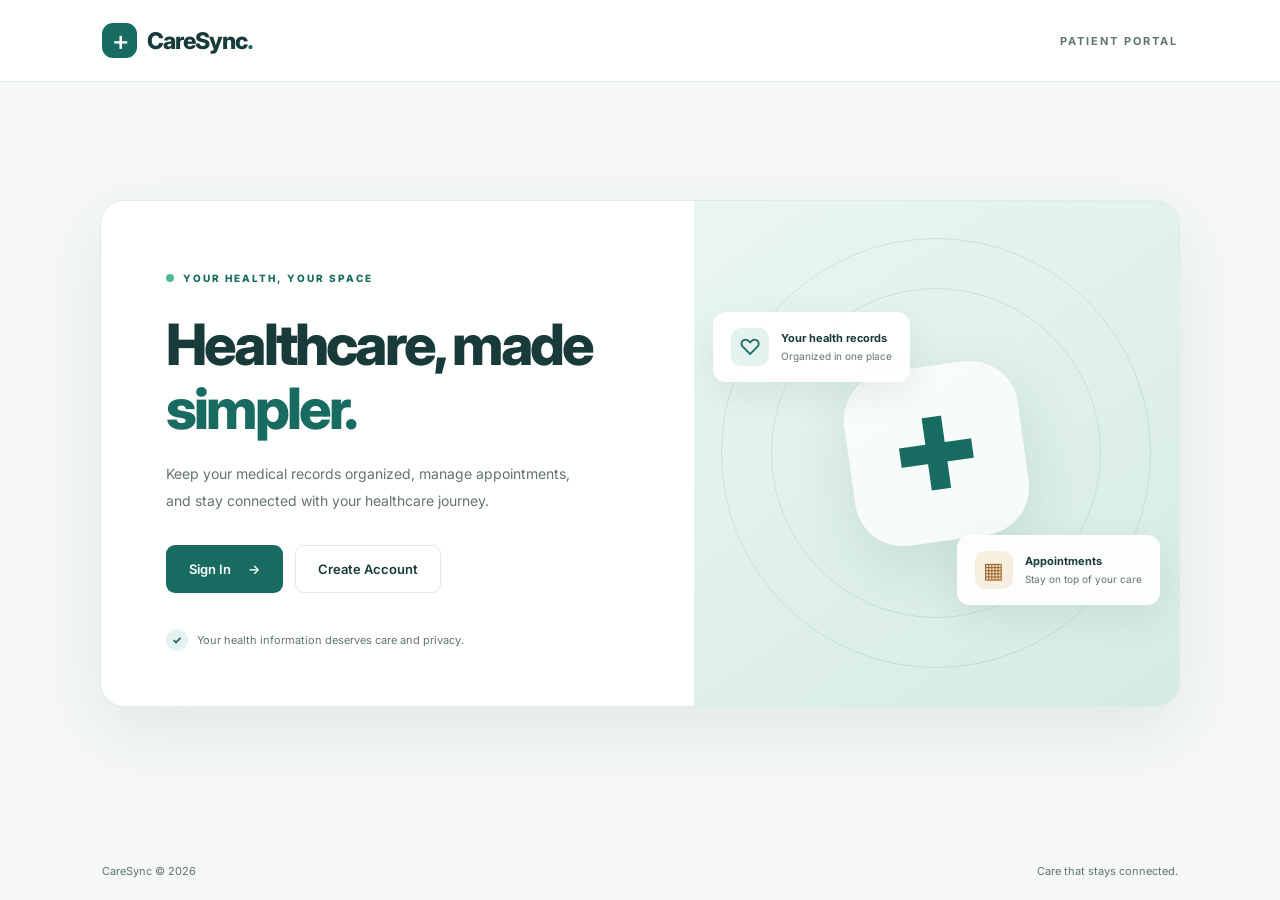
<file: frontend/index.html>
<!DOCTYPE html>
<html lang="en">
<head>
    <meta charset="UTF-8">
    <meta name="viewport" content="width=device-width, initial-scale=1.0">

    <title>CareSync | Patient Record System</title>

    <link rel="stylesheet" href="style.css">
    <script src="script.js" defer></script>
</head>

<body>
    <header class="navbar">
        <a href="#" class="brand" id="homeLogo">
            <span class="brand-icon">+</span>
            <span>CareSync<span class="brand-dot">.</span></span>
        </a>

        <span class="nav-label">PATIENT PORTAL</span>
    </header>

    <main class="main-container">
        <section class="welcome page-card" id="welcomePage">
            <div class="welcome-content">
                <span class="eyebrow">
                    <span class="status-dot"></span>
                    YOUR HEALTH, YOUR SPACE
                </span>

                <h1>Healthcare, made<br><span>simpler.</span></h1>

                <p class="hero-description">
                    Keep your medical records organized, manage appointments,
                    and stay connected with your healthcare journey.
                </p>

                <div class="actions">
                    <button type="button" class="btn btn-primary" id="loginBtn">
                        Sign In <span>→</span>
                    </button>

                    <button type="button" class="btn btn-secondary" id="registerBtn">
                        Create Account
                    </button>
                </div>

                <div class="trust-note">
                    <span class="shield-icon">✓</span>
                    <span>Your health information deserves care and privacy.</span>
                </div>
            </div>

            <div class="visual-panel" aria-hidden="true">
                <div class="medical-symbol">✚</div>

                <div class="floating-card record-card">
                    <span class="mini-icon">♡</span>
                    <div>
                        <strong>Your health records</strong>
                        <p>Organized in one place</p>
                    </div>
                </div>

                <div class="floating-card appointment-card">
                    <span class="mini-icon calendar-icon">▦</span>
                    <div>
                        <strong>Appointments</strong>
                        <p>Stay on top of your care</p>
                    </div>
                </div>

                <div class="circle circle-one"></div>
                <div class="circle circle-two"></div>
            </div>
        </section>

        <section class="form-card page-card hidden" id="loginPage">
            <div class="form-heading">
                <span class="form-icon">↗</span>
                <span class="eyebrow">WELCOME BACK</span>
                <h2>Good to see you.</h2>
                <p>Sign in to access your patient portal.</p>
            </div>

            <form id="loginForm">
                <label for="loginEmail">Email address</label>
                <input type="email" id="loginEmail"
                       placeholder="you@example.com" autocomplete="email" required>

                <label for="loginPassword">Password</label>
                <input type="password" id="loginPassword"
                       placeholder="Enter your password"
                       autocomplete="current-password" required>

                <button type="submit" class="btn btn-primary form-submit">
                    Sign In <span>→</span>
                </button>
            </form>

            <p class="switch-text">
                New to CareSync?
                <button type="button" class="text-btn" id="goRegister">
                    Create an account
                </button>
            </p>

            <button type="button" class="back-btn" id="backFromLogin">
                ← Back to home
            </button>
        </section>

        <section class="form-card page-card hidden" id="registerPage">
            <div class="form-heading">
                <span class="form-icon">＋</span>
                <span class="eyebrow">GET STARTED</span>
                <h2>Create your account.</h2>
                <p>Set up your patient portal to get started.</p>
            </div>

            <form id="registerForm">
                <label for="fullName">Full name</label>
                <input type="text" id="fullName"
                       placeholder="Enter your full name"
                       autocomplete="name" required>

                <label for="registerEmail">Email address</label>
                <input type="email" id="registerEmail"
                       placeholder="you@example.com"
                       autocomplete="email" required>

                <label for="registerPassword">Create password</label>
                <input type="password" id="registerPassword"
                       placeholder="At least 8 characters"
                       autocomplete="new-password" minlength="8" required>

                <label for="confirmPassword">Confirm password</label>
                <input type="password" id="confirmPassword"
                       placeholder="Re-enter your password"
                       autocomplete="new-password" minlength="8" required>

                <button type="submit" class="btn btn-primary form-submit">
                    Create Account <span>→</span>
                </button>
            </form>

            <p class="switch-text">
                Already have an account?
                <button type="button" class="text-btn" id="goLogin">
                    Sign in
                </button>
            </p>

            <button type="button" class="back-btn" id="backFromRegister">
                ← Back to home
            </button>
        </section>

        <p id="message" role="status" aria-live="polite"></p>
    </main>

    <footer class="footer">
        <span>CareSync © 2026</span>
        <span>Care that stays connected.</span>
    </footer>
</body>
</html>
</file>
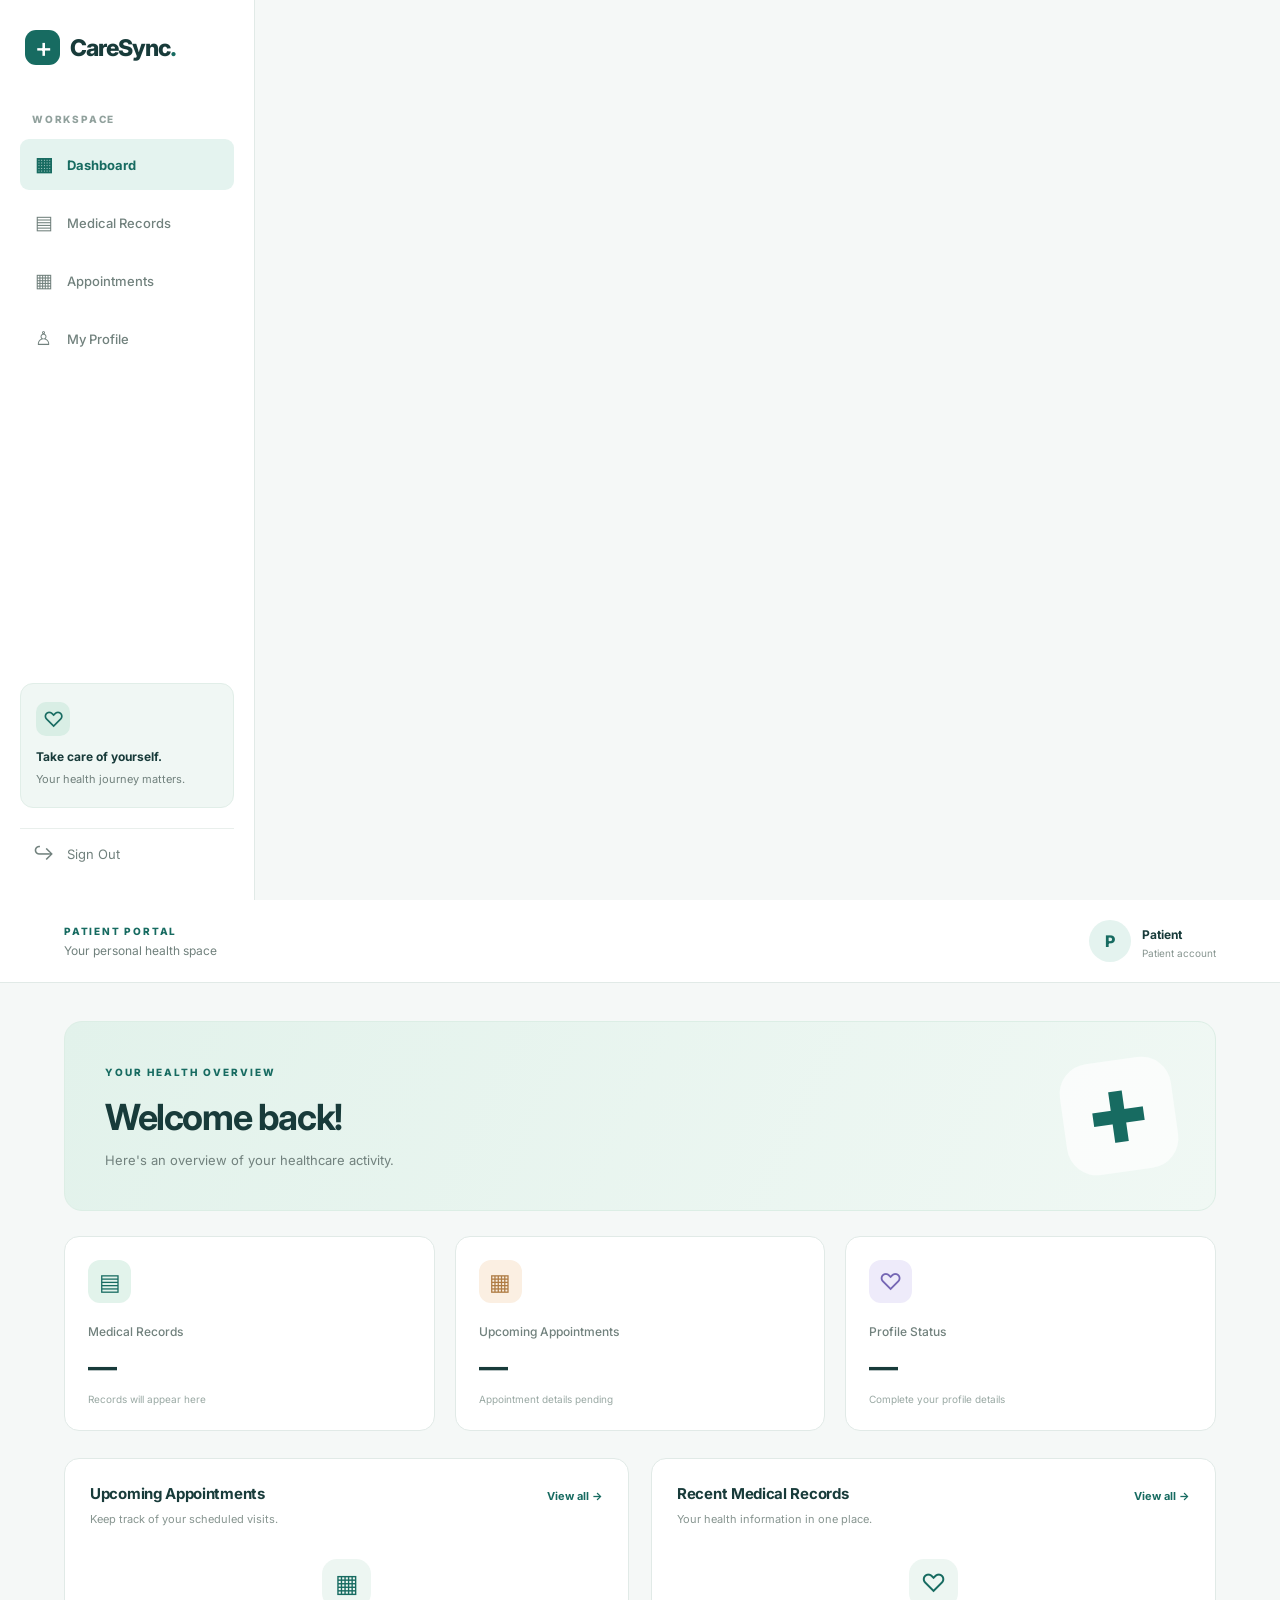
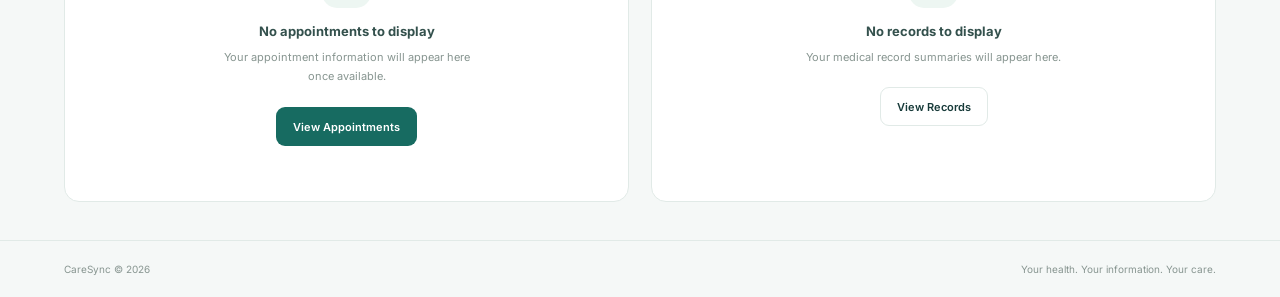
<file: frontend/dashboard.html>
<!DOCTYPE html>
<html lang="en">
<head>
    <meta charset="UTF-8">
    <meta name="viewport" content="width=device-width, initial-scale=1.0">
    <title>Dashboard | CareSync</title>
    <link rel="stylesheet" href="style.css">
    <link rel="stylesheet" href="dashboard.css">
    <script src="dashboard.js" defer></script>
</head>

<body class="dashboard-body">

    <aside class="sidebar">
        <a href="index.html" class="brand">
            <span class="brand-icon">+</span>
            <span>CareSync<span class="brand-dot">.</span></span>
        </a>

        <p class="sidebar-label">WORKSPACE</p>

        <nav class="sidebar-nav">
            <a href="#dashboard" class="nav-link active" data-page="dashboard">
                <span>▦</span> Dashboard
            </a>
            <a href="#records" class="nav-link" data-page="records">
                <span>▤</span> Medical Records
            </a>
            <a href="#appointments" class="nav-link" data-page="appointments">
                <span>▦</span> Appointments
            </a>
            <a href="#profile" class="nav-link" data-page="profile">
                <span>♙</span> My Profile
            </a>
        </nav>

        <div class="sidebar-bottom">
            <div class="help-card">
                <span class="help-icon">♡</span>
                <strong>Take care of yourself.</strong>
                <p>Your health journey matters.</p>
            </div>

            <a href="index.html" class="logout-link">
                <span>↪</span> Sign Out
            </a>
        </div>
    </aside>

    <main class="dashboard-main">

        <header class="dashboard-topbar">
            <div>
                <p class="topbar-label">PATIENT PORTAL</p>
                <p class="topbar-subtitle">Your personal health space</p>
            </div>

            <div class="profile-chip">
                <div class="avatar">P</div>
                <div>
                    <strong>Patient</strong>
                    <p>Patient account</p>
                </div>
            </div>
        </header>

        <div class="dashboard-content">

            <section class="dashboard-page" id="dashboard">
                <div class="dashboard-welcome">
                    <div>
                        <span class="eyebrow">YOUR HEALTH OVERVIEW</span>
                        <h1>Welcome back!</h1>
                        <p>Here's an overview of your healthcare activity.</p>
                    </div>
                    <div class="welcome-mark">✚</div>
                </div>

                <div class="summary-grid">
                    <article class="summary-card">
                        <div class="summary-icon mint">▤</div>
                        <p>Medical Records</p>
                        <h2>—</h2>
                        <span>Records will appear here</span>
                    </article>

                    <article class="summary-card">
                        <div class="summary-icon peach">▦</div>
                        <p>Upcoming Appointments</p>
                        <h2>—</h2>
                        <span>Appointment details pending</span>
                    </article>

                    <article class="summary-card">
                        <div class="summary-icon lavender">♡</div>
                        <p>Profile Status</p>
                        <h2>—</h2>
                        <span>Complete your profile details</span>
                    </article>
                </div>

                <div class="dashboard-panels">
                    <section class="content-panel">
                        <div class="panel-heading">
                            <div>
                                <h2>Upcoming Appointments</h2>
                                <p>Keep track of your scheduled visits.</p>
                            </div>
                            <button class="small-link" data-open="appointments">
                                View all →
                            </button>
                        </div>

                        <div class="empty-state">
                            <span class="empty-icon">▦</span>
                            <h3>No appointments to display</h3>
                            <p>Your appointment information will appear here once available.</p>
                            <button class="btn btn-primary" data-open="appointments">
                                View Appointments
                            </button>
                        </div>
                    </section>

                    <section class="content-panel">
                        <div class="panel-heading">
                            <div>
                                <h2>Recent Medical Records</h2>
                                <p>Your health information in one place.</p>
                            </div>
                            <button class="small-link" data-open="records">
                                View all →
                            </button>
                        </div>

                        <div class="empty-state">
                            <span class="empty-icon">♡</span>
                            <h3>No records to display</h3>
                            <p>Your medical record summaries will appear here.</p>
                            <button class="btn btn-secondary" data-open="records">
                                View Records
                            </button>
                        </div>
                    </section>
                </div>
            </section>

            <section class="dashboard-page hidden" id="records">
                <div class="page-heading">
                    <span class="eyebrow">YOUR HEALTH INFORMATION</span>
                    <h1>Medical Records</h1>
                    <p>View your available medical history and record summaries.</p>
                </div>

                <section class="content-panel">
                    <div class="empty-state">
                        <span class="empty-icon">▤</span>
                        <h3>Your records will appear here</h3>
                        <p>Medical records will be loaded securely from the backend once it is connected.</p>
                    </div>
                </section>
            </section>

            <section class="dashboard-page hidden" id="appointments">
                <div class="page-heading">
                    <span class="eyebrow">YOUR HEALTH SCHEDULE</span>
                    <h1>Appointments</h1>
                    <p>Keep track of your upcoming healthcare visits.</p>
                </div>

                <section class="content-panel">
                    <div class="panel-heading">
                        <div>
                            <h2>Your Appointments</h2>
                            <p>Your scheduled visits will be listed here.</p>
                        </div>
                        <button class="btn btn-primary" id="bookAppointmentBtn">
                            + Book Appointment
                        </button>
                    </div>

                    <div class="empty-state">
                        <span class="empty-icon">▦</span>
                        <h3>No appointments to display</h3>
                        <p>Appointment details will appear here once available.</p>
                    </div>

                    <form id="appointmentForm" class="appointment-form hidden">
                        <h3>Request an Appointment</h3>

                        <label for="doctorName">Doctor / Department</label>
                        <input id="doctorName" type="text" required
                               placeholder="e.g. General Medicine">

                        <label for="appointmentDate">Preferred Date</label>
                        <input id="appointmentDate" type="date" required>

                        <label for="appointmentReason">Reason for Visit</label>
                        <textarea id="appointmentReason" rows="3" required
                                  placeholder="Briefly describe the reason"></textarea>

                        <button type="submit" class="btn btn-primary">
                            Submit Request
                        </button>
                        <p id="appointmentMessage" role="status"></p>
                    </form>
                </section>
            </section>

            <section class="dashboard-page hidden" id="profile">
                <div class="page-heading">
                    <span class="eyebrow">YOUR PERSONAL INFORMATION</span>
                    <h1>My Profile</h1>
                    <p>View and manage your patient profile details.</p>
                </div>

                <section class="content-panel profile-panel">
                    <div class="profile-large-avatar">P</div>
                    <h2>Patient</h2>
                    <p>Your registered details will appear here after account integration.</p>
                    <p class="profile-note">This is a placeholder profile for the frontend preview.</p>
                </section>
            </section>

        </div>

        <footer class="dashboard-footer">
            <span>CareSync © 2026</span>
            <span>Your health. Your information. Your care.</span>
        </footer>

    </main>

</body>
</html>
</file>
<file: frontend/style.css>
@import url('https://fonts.googleapis.com/css2?family=Inter:wght@400;500;600;700;800&display=swap');

:root {
    --primary: #176b61;
    --primary-dark: #10534c;
    --primary-light: #e4f3ef;
    --mint: #b9e5d5;
    --background: #f5f8f7;
    --surface: #ffffff;
    --heading: #183b3a;
    --text: #617472;
    --border: #e1eae7;
    --shadow: 0 24px 70px rgba(31, 77, 66, 0.09);
}

* {
    margin: 0;
    padding: 0;
    box-sizing: border-box;
}

body {
    font-family: 'Inter', Arial, sans-serif;
    background: var(--background);
    color: var(--heading);
    min-height: 100vh;
    display: flex;
    flex-direction: column;
}

button,
input {
    font: inherit;
}

button {
    cursor: pointer;
}

.navbar {
    min-height: 82px;
    padding: 0 8%;
    display: flex;
    align-items: center;
    justify-content: space-between;
    background: var(--surface);
    border-bottom: 1px solid var(--border);
}

.brand {
    display: flex;
    align-items: center;
    gap: 10px;
    color: var(--heading);
    text-decoration: none;
    font-size: 23px;
    font-weight: 800;
    letter-spacing: -1px;
}

.brand-icon {
    display: grid;
    place-items: center;
    width: 35px;
    height: 35px;
    border-radius: 11px;
    background: var(--primary);
    color: white;
    font-size: 27px;
    font-weight: 500;
}

.brand-dot {
    color: var(--primary);
}

.nav-label {
    font-size: 11px;
    font-weight: 700;
    letter-spacing: 2px;
    color: var(--text);
}

.main-container {
    flex: 1;
    width: 100%;
    display: flex;
    flex-direction: column;
    align-items: center;
    justify-content: center;
    padding: 55px 6%;
}

.page-card {
    width: 100%;
    max-width: 1080px;
    background: var(--surface);
    border: 1px solid var(--border);
    border-radius: 24px;
    box-shadow: var(--shadow);
}

.welcome {
    min-height: 490px;
    display: grid;
    grid-template-columns: 1.1fr 0.9fr;
    overflow: hidden;
}

.welcome-content {
    padding: 65px 0 55px 65px;
    align-self: center;
    position: relative;
    z-index: 1;
}

.eyebrow {
    display: inline-flex;
    align-items: center;
    gap: 9px;
    color: var(--primary);
    font-size: 10px;
    font-weight: 800;
    letter-spacing: 2px;
}

.status-dot {
    width: 8px;
    height: 8px;
    background: #56b89a;
    border-radius: 50%;
}

.welcome h1 {
    margin-top: 27px;
    font-size: clamp(38px, 4.5vw, 57px);
    line-height: 1.13;
    letter-spacing: -2.8px;
    font-weight: 800;
    color: var(--heading);
}

.welcome h1 span {
    color: var(--primary);
}

.hero-description {
    max-width: 410px;
    margin-top: 20px;
    color: var(--text);
    font-size: 14px;
    line-height: 1.9;
}

.actions {
    display: flex;
    flex-wrap: wrap;
    gap: 12px;
    margin-top: 30px;
}

.btn {
    min-height: 48px;
    padding: 0 22px;
    border-radius: 9px;
    border: 1px solid transparent;
    display: inline-flex;
    justify-content: center;
    align-items: center;
    gap: 17px;
    font-size: 13px;
    font-weight: 600;
    transition: 0.2s ease;
}

.btn-primary {
    background: var(--primary);
    color: white;
}

.btn-primary:hover {
    background: var(--primary-dark);
    transform: translateY(-1px);
}

.btn-secondary {
    color: var(--heading);
    background: white;
    border-color: var(--border);
}

.btn-secondary:hover {
    background: var(--primary-light);
    border-color: var(--mint);
}

.trust-note {
    display: flex;
    align-items: center;
    gap: 9px;
    margin-top: 36px;
    color: var(--text);
    font-size: 11px;
}

.shield-icon {
    display: grid;
    place-items: center;
    width: 22px;
    height: 22px;
    border-radius: 50%;
    background: var(--primary-light);
    color: var(--primary);
    font-weight: 800;
}

.visual-panel {
    min-height: 490px;
    position: relative;
    display: flex;
    align-items: center;
    justify-content: center;
    overflow: hidden;
    background: linear-gradient(145deg, #eaf6f1, #d5ebe3);
}

.medical-symbol {
    position: relative;
    z-index: 1;
    width: 175px;
    height: 175px;
    display: grid;
    place-items: center;
    border-radius: 48px;
    transform: rotate(-8deg);
    background: rgba(255, 255, 255, 0.75);
    color: var(--primary);
    font-size: 100px;
    font-weight: 400;
    box-shadow: 0 20px 60px rgba(32, 95, 76, 0.12);
}

.circle {
    position: absolute;
    border-radius: 50%;
    border: 1px solid rgba(23, 107, 97, 0.12);
}

.circle-one {
    width: 330px;
    height: 330px;
}

.circle-two {
    width: 430px;
    height: 430px;
}

.floating-card {
    position: absolute;
    z-index: 2;
    display: flex;
    align-items: center;
    gap: 12px;
    padding: 15px 17px;
    border: 1px solid rgba(255, 255, 255, 0.9);
    border-radius: 13px;
    background: rgba(255, 255, 255, 0.94);
    box-shadow: 0 12px 35px rgba(31, 77, 66, 0.09);
}

.record-card {
    top: 22%;
    left: 4%;
}

.appointment-card {
    right: 4%;
    bottom: 20%;
}

.mini-icon {
    display: grid;
    place-items: center;
    flex-shrink: 0;
    width: 38px;
    height: 38px;
    border-radius: 10px;
    background: var(--primary-light);
    color: var(--primary);
    font-size: 22px;
}

.calendar-icon {
    background: #f8eee0;
    color: #a36b2e;
}

.floating-card strong {
    display: block;
    font-size: 11px;
    color: var(--heading);
}

.floating-card p {
    margin-top: 5px;
    font-size: 10px;
    color: var(--text);
}

.hidden {
    display: none !important;
}

.form-card {
    max-width: 450px;
    padding: 38px;
}

.form-heading {
    text-align: center;
    margin-bottom: 27px;
}

.form-icon {
    width: 48px;
    height: 48px;
    display: grid;
    place-items: center;
    margin: 0 auto 20px;
    border-radius: 15px;
    background: var(--primary-light);
    color: var(--primary);
    font-size: 26px;
}

.form-heading h2 {
    margin-top: 12px;
    font-size: 27px;
    letter-spacing: -1px;
}

.form-heading p {
    margin-top: 9px;
    font-size: 13px;
    line-height: 1.7;
    color: var(--text);
}

.form-card form {
    display: flex;
    flex-direction: column;
    gap: 10px;
}

.form-card label {
    margin-top: 7px;
    font-size: 12px;
    font-weight: 600;
}

.form-card input {
    width: 100%;
    min-height: 46px;
    padding: 12px 13px;
    color: var(--heading);
    background: #fcfdfd;
    border: 1px solid #dce6e2;
    border-radius: 8px;
    font-size: 13px;
    outline: none;
    transition: 0.2s ease;
}

.form-card input::placeholder {
    color: #9aa9a6;
}

.form-card input:focus {
    border-color: var(--primary);
    box-shadow: 0 0 0 3px rgba(23, 107, 97, 0.1);
}

.form-submit {
    width: 100%;
    margin-top: 16px;
}

.switch-text {
    margin-top: 23px;
    text-align: center;
    font-size: 12px;
    color: var(--text);
}

.text-btn,
.back-btn {
    border: none;
    background: transparent;
    color: var(--primary);
    font-size: 12px;
    font-weight: 700;
}

.text-btn:hover,
.back-btn:hover {
    text-decoration: underline;
}

.back-btn {
    display: block;
    margin: 20px auto 0;
    font-weight: 500;
}

#message {
    max-width: 450px;
    margin-top: 18px;
    text-align: center;
    font-size: 13px;
    line-height: 1.7;
    color: var(--primary);
}

.footer {
    display: flex;
    justify-content: space-between;
    gap: 15px;
    padding: 22px 8%;
    color: var(--text);
    font-size: 11px;
}

@media (max-width: 850px) {
    .welcome {
        grid-template-columns: 1fr;
    }

    .welcome-content {
        padding: 50px 35px;
    }

    .visual-panel {
        min-height: 300px;
    }

    .medical-symbol {
        width: 125px;
        height: 125px;
        border-radius: 35px;
        font-size: 72px;
    }

    .circle-one {
        width: 240px;
        height: 240px;
    }

    .circle-two {
        width: 310px;
        height: 310px;
    }
}

@media (max-width: 520px) {
    .navbar {
        padding: 0 6%;
        min-height: 70px;
    }

    .brand {
        font-size: 20px;
    }

    .nav-label {
        font-size: 9px;
        letter-spacing: 1px;
    }

    .main-container {
        padding: 28px 5%;
    }

    .welcome {
        border-radius: 17px;
    }

    .welcome-content {
        padding: 38px 23px;
    }

    .welcome h1 {
        font-size: 39px;
        letter-spacing: -1.8px;
    }

    .hero-description {
        font-size: 13px;
    }

    .actions {
        flex-direction: column;
    }

    .actions .btn {
        width: 100%;
    }

    .trust-note {
        align-items: flex-start;
        line-height: 1.7;
    }

    .record-card {
        left: 2%;
    }

    .appointment-card {
        right: 2%;
    }

    .floating-card {
        padding: 11px;
        gap: 8px;
    }

    .floating-card strong {
        font-size: 10px;
    }

    .floating-card p {
        font-size: 9px;
    }

    .form-card {
        padding: 27px 21px;
        border-radius: 17px;
    }

    .footer {
        padding: 20px 6%;
        font-size: 10px;
    }
}
</file>
<file: frontend/dashboard.css>
/* ==============================
   CARESYNC DASHBOARD
   ============================== */

.dashboard-body {
    display: flex;
    min-height: 100vh;
    background: #f5f8f7;
    color: #183b3a;
}

/* Sidebar */

.sidebar {
    width: 255px;
    min-width: 255px;
    min-height: 100vh;
    padding: 30px 20px 22px;
    background: #ffffff;
    border-right: 1px solid #e1eae7;
    display: flex;
    flex-direction: column;
}

.sidebar .brand {
    margin: 0 0 48px 5px;
}

.sidebar-label {
    padding-left: 12px;
    margin-bottom: 14px;
    color: #91a19d;
    font-size: 10px;
    font-weight: 800;
    letter-spacing: 1.8px;
}

.sidebar-nav {
    display: flex;
    flex-direction: column;
    gap: 7px;
}

.nav-link {
    display: flex;
    align-items: center;
    gap: 13px;
    padding: 14px 13px;
    border-radius: 9px;
    text-decoration: none;
    color: #71817d;
    font-size: 13px;
    font-weight: 500;
    transition: background 0.2s ease, color 0.2s ease;
}

.nav-link > span {
    width: 21px;
    text-align: center;
    font-size: 19px;
}

.nav-link:hover {
    color: #176b61;
    background: #f0f7f4;
}

.nav-link.active {
    color: #176b61;
    background: #e4f3ef;
    font-weight: 700;
}

.sidebar-bottom {
    margin-top: auto;
}

.help-card {
    padding: 18px 15px;
    margin: 35px 0 20px;
    background: #f0f7f4;
    border: 1px solid #e1eee8;
    border-radius: 13px;
}

.help-icon {
    display: grid;
    place-items: center;
    width: 34px;
    height: 34px;
    margin-bottom: 13px;
    border-radius: 10px;
    background: #d9eee5;
    color: #176b61;
    font-size: 21px;
}

.help-card strong {
    display: block;
    font-size: 12px;
    color: #183b3a;
}

.help-card p {
    margin-top: 7px;
    color: #71817d;
    font-size: 11px;
    line-height: 1.6;
}

.logout-link {
    display: flex;
    align-items: center;
    gap: 12px;
    padding: 13px;
    border-top: 1px solid #e9efec;
    color: #71817d;
    text-decoration: none;
    font-size: 13px;
    transition: color 0.2s ease;
}

.logout-link:hover {
    color: #176b61;
}

.logout-link span {
    font-size: 19px;
}

/* Main dashboard area */

.dashboard-main {
    min-width: 0;
    flex: 1;
    display: flex;
    flex-direction: column;
}

.dashboard-topbar {
    min-height: 83px;
    padding: 16px 5%;
    display: flex;
    align-items: center;
    justify-content: space-between;
    gap: 20px;
    background: #ffffff;
    border-bottom: 1px solid #e1eae7;
}

.topbar-label {
    color: #176b61;
    font-size: 10px;
    font-weight: 800;
    letter-spacing: 1.8px;
}

.topbar-subtitle {
    margin-top: 6px;
    color: #71817d;
    font-size: 12px;
}

.profile-chip {
    display: flex;
    align-items: center;
    gap: 11px;
}

.avatar {
    width: 42px;
    height: 42px;
    display: grid;
    place-items: center;
    border-radius: 50%;
    background: #e4f3ef;
    color: #176b61;
    font-size: 16px;
    font-weight: 800;
}

.profile-chip strong {
    font-size: 12px;
}

.profile-chip p {
    margin-top: 4px;
    color: #879590;
    font-size: 10px;
}

/* Dashboard content */

.dashboard-content {
    width: 100%;
    max-width: 1500px;
    margin: 0 auto;
    padding: 38px 5%;
    flex: 1;
}

.dashboard-page {
    animation: fadeIn 0.25s ease;
}

@keyframes fadeIn {
    from {
        opacity: 0;
        transform: translateY(5px);
    }

    to {
        opacity: 1;
        transform: translateY(0);
    }
}

.dashboard-welcome {
    min-height: 190px;
    padding: 36px 40px;
    display: flex;
    align-items: center;
    justify-content: space-between;
    gap: 20px;
    overflow: hidden;
    position: relative;
    border-radius: 18px;
    background: linear-gradient(115deg, #e2f2eb, #f0f8f4);
    border: 1px solid #dceee5;
}

.dashboard-welcome .eyebrow {
    font-size: 10px;
}

.dashboard-welcome h1 {
    margin-top: 15px;
    color: #183b3a;
    font-size: clamp(27px, 3vw, 36px);
    letter-spacing: -1.4px;
}

.dashboard-welcome p {
    margin-top: 10px;
    color: #71817d;
    font-size: 13px;
    line-height: 1.7;
}

.welcome-mark {
    width: 112px;
    height: 112px;
    min-width: 112px;
    display: grid;
    place-items: center;
    border-radius: 30px;
    transform: rotate(-8deg);
    background: rgba(255, 255, 255, 0.7);
    color: #176b61;
    font-size: 70px;
}

/* Summary cards */

.summary-grid {
    display: grid;
    grid-template-columns: repeat(3, minmax(0, 1fr));
    gap: 20px;
    margin-top: 25px;
}

.summary-card {
    padding: 23px;
    background: #ffffff;
    border: 1px solid #e1eae7;
    border-radius: 15px;
    transition: transform 0.2s ease, box-shadow 0.2s ease;
}

.summary-card:hover {
    transform: translateY(-3px);
    box-shadow: 0 12px 30px rgba(31, 77, 66, 0.06);
}

.summary-icon {
    width: 43px;
    height: 43px;
    display: grid;
    place-items: center;
    margin-bottom: 21px;
    border-radius: 12px;
    font-size: 23px;
}

.summary-icon.mint {
    background: #e2f3eb;
    color: #176b61;
}

.summary-icon.peach {
    background: #fbefe2;
    color: #ae7b43;
}

.summary-icon.lavender {
    background: #eeebfa;
    color: #7566b4;
}

.summary-card > p {
    color: #71817d;
    font-size: 12px;
    font-weight: 500;
}

.summary-card h2 {
    margin-top: 10px;
    color: #183b3a;
    font-size: 29px;
    letter-spacing: -1px;
}

.summary-card > span {
    display: block;
    margin-top: 7px;
    color: #9aa9a4;
    font-size: 10px;
    line-height: 1.6;
}

/* Dashboard panels */

.dashboard-panels {
    display: grid;
    grid-template-columns: repeat(2, minmax(0, 1fr));
    gap: 22px;
    margin-top: 27px;
}

.content-panel {
    min-width: 0;
    padding: 25px;
    background: #ffffff;
    border: 1px solid #e1eae7;
    border-radius: 15px;
}

.panel-heading {
    display: flex;
    align-items: flex-start;
    justify-content: space-between;
    gap: 15px;
}

.panel-heading h2 {
    color: #183b3a;
    font-size: 15px;
    letter-spacing: -0.3px;
}

.panel-heading p {
    margin-top: 7px;
    color: #879590;
    font-size: 11px;
    line-height: 1.7;
}

.small-link {
    flex-shrink: 0;
    padding: 5px 0;
    border: none;
    background: transparent;
    color: #176b61;
    font-size: 11px;
    font-weight: 700;
    cursor: pointer;
}

.small-link:hover {
    text-decoration: underline;
}

/* Empty states */

.empty-state {
    min-height: 220px;
    padding: 30px 12px;
    display: flex;
    flex-direction: column;
    align-items: center;
    justify-content: center;
    text-align: center;
}

.empty-icon {
    width: 49px;
    height: 49px;
    display: grid;
    place-items: center;
    margin-bottom: 15px;
    border-radius: 15px;
    background: #edf6f2;
    color: #176b61;
    font-size: 25px;
}

.empty-state h3 {
    color: #34514d;
    font-size: 13px;
    font-weight: 700;
}

.empty-state p {
    max-width: 270px;
    margin-top: 9px;
    color: #879590;
    font-size: 11px;
    line-height: 1.8;
}

.empty-state .btn {
    margin-top: 20px;
    min-height: 39px;
    padding: 0 16px;
    font-size: 11px;
}

/* Other dashboard pages */

.page-heading {
    margin-bottom: 28px;
}

.page-heading .eyebrow {
    font-size: 10px;
}

.page-heading h1 {
    margin-top: 12px;
    color: #183b3a;
    font-size: 32px;
    letter-spacing: -1.2px;
}

.page-heading > p {
    margin-top: 10px;
    color: #71817d;
    font-size: 13px;
    line-height: 1.8;
}

.profile-panel {
    padding: 40px 25px;
    text-align: center;
}

.profile-large-avatar {
    width: 85px;
    height: 85px;
    display: grid;
    place-items: center;
    margin: 0 auto 18px;
    border-radius: 50%;
    background: #e4f3ef;
    color: #176b61;
    font-size: 32px;
    font-weight: 800;
}

.profile-panel h2 {
    font-size: 20px;
}

.profile-panel > p {
    margin-top: 10px;
    color: #71817d;
    font-size: 12px;
    line-height: 1.8;
}

.profile-panel .profile-note {
    color: #9aa9a4;
    font-size: 11px;
}

/* Appointment request form */

.appointment-form {
    max-width: 550px;
    margin: 20px auto 0;
    padding: 23px;
    border-radius: 12px;
    background: #f7faf8;
    border: 1px solid #e1eae7;
}

.appointment-form h3 {
    margin-bottom: 17px;
    font-size: 17px;
}

.appointment-form label {
    display: block;
    margin: 14px 0 7px;
    font-size: 12px;
    font-weight: 600;
}

.appointment-form input,
.appointment-form textarea {
    width: 100%;
    padding: 12px;
    border: 1px solid #dce6e2;
    border-radius: 8px;
    background: white;
    color: #183b3a;
    font: inherit;
    font-size: 13px;
    outline: none;
}

.appointment-form input:focus,
.appointment-form textarea:focus {
    border-color: #176b61;
    box-shadow: 0 0 0 3px rgba(23, 107, 97, 0.1);
}

.appointment-form textarea {
    resize: vertical;
}

.appointment-form .btn {
    margin-top: 17px;
}

#appointmentMessage {
    margin-top: 12px;
    color: #176b61;
    font-size: 12px;
    line-height: 1.7;
}

/* Footer */

.dashboard-footer {
    display: flex;
    align-items: center;
    justify-content: space-between;
    gap: 15px;
    padding: 22px 5%;
    border-top: 1px solid #e1eae7;
    color: #879590;
    font-size: 10px;
}

/* Tablet screens */

@media (max-width: 1100px) {
    .sidebar {
        width: 220px;
        min-width: 220px;
        padding: 25px 14px;
    }

    .dashboard-content {
        padding: 30px 4%;
    }

    .summary-grid {
        gap: 13px;
    }

    .summary-card {
        padding: 18px;
    }

    .dashboard-panels {
        gap: 15px;
    }

    .content-panel {
        padding: 20px;
    }
}

/* Mobile screens */

@media (max-width: 760px) {
    .dashboard-body {
        flex-direction: column;
    }

    .sidebar {
        width: 100%;
        min-width: 0;
        min-height: auto;
        padding: 16px 18px;
        border-right: none;
        border-bottom: 1px solid #e1eae7;
    }

    .sidebar .brand {
        margin: 0 0 17px;
    }

    .sidebar-label,
    .sidebar-bottom {
        display: none;
    }

    .sidebar-nav {
        flex-direction: row;
        gap: 7px;
        overflow-x: auto;
        padding-bottom: 3px;
    }

    .nav-link {
        flex-shrink: 0;
        gap: 7px;
        padding: 10px 12px;
        font-size: 11px;
    }

    .nav-link > span {
        width: auto;
        font-size: 16px;
    }

    .dashboard-topbar {
        min-height: 70px;
        padding: 13px 5%;
    }

    .dashboard-content {
        padding: 25px 5%;
    }

    .dashboard-welcome {
        min-height: 160px;
        padding: 27px 23px;
    }

    .dashboard-welcome h1 {
        font-size: 28px;
    }

    .welcome-mark {
        width: 65px;
        height: 65px;
        min-width: 65px;
        border-radius: 20px;
        font-size: 42px;
    }

    .summary-grid {
        grid-template-columns: 1fr;
        gap: 13px;
    }

    .summary-card {
        padding: 19px;
    }

    .summary-icon {
        margin-bottom: 13px;
    }

    .dashboard-panels {
        grid-template-columns: 1fr;
    }

    .page-heading h1 {
        font-size: 28px;
    }

    .dashboard-footer {
        padding: 18px 5%;
        font-size: 9px;
    }
}

/* Small mobile screens */

@media (max-width: 400px) {
    .dashboard-welcome {
        padding: 23px 17px;
    }

    .dashboard-welcome h1 {
        font-size: 24px;
    }

    .welcome-mark {
        width: 48px;
        height: 48px;
        min-width: 48px;
        font-size: 32px;
    }

    .profile-chip p {
        display: none;
    }

    .panel-heading {
        flex-direction: column;
    }

    .dashboard-footer {
        flex-direction: column;
        align-items: flex-start;
    }
}
</file>
